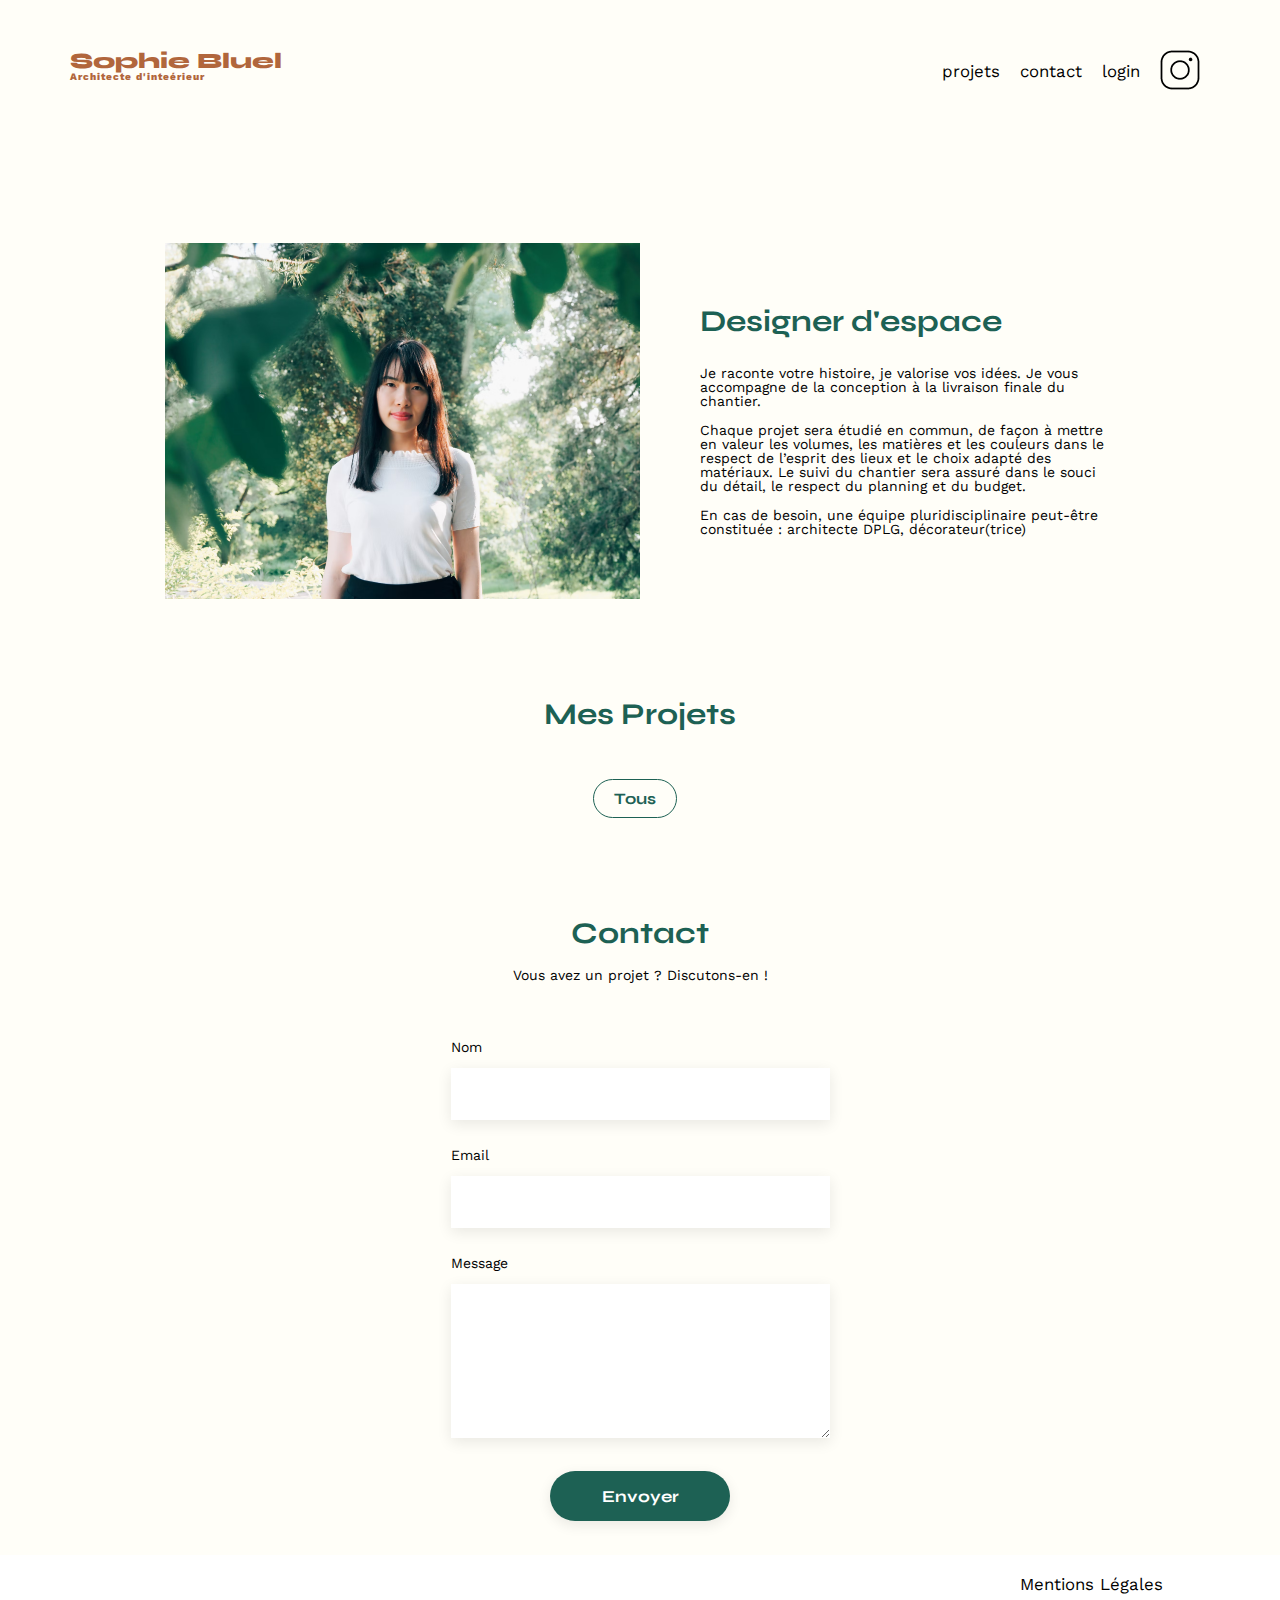
<file: FrontEnd/index.html>
<!DOCTYPE html>
<html lang="fr">
	<head>
		<meta charset="UTF-8">
		<title>Sophie Bluel - Architecte d'intérieur</title>
		<meta name="viewport" content="width=device-width, initial-scale=1.0">
		<link rel="preconnect" href="https://fonts.googleapis.com">
		<link rel="preconnect" href="https://fonts.gstatic.com" crossorigin>
		<link rel="preconnect" href="https://fonts.googleapis.com">
		<link rel="preconnect" href="https://fonts.gstatic.com" crossorigin>
		<link href="https://fonts.googleapis.com/css2?family=Syne:wght@700;800&family=Work+Sans:wght@300;400;500;600&display=swap" rel="stylesheet">		<meta name="description" content="">
		<link rel="stylesheet" href="./assets/style.css">
		<link rel="stylesheet" href="https://cdnjs.cloudflare.com/ajax/libs/font-awesome/6.2.1/css/all.min.css" integrity="sha512-MV7K8+y+gLIBoVD59lQIYicR65iaqukzvf/nwasF0nqhPay5w/9lJmVM2hMDcnK1OnMGCdVK+iQrJ7lzPJQd1w==" crossorigin="anonymous" referrerpolicy="no-referrer">		
	</head>
	<body>
		<div class="modale">
			<p class="indicateur-mode"> <i class="fa-regular fa-pen-to-square"></i> Mode édition</p>
			<p class="publier">publier les changements</p>
		</div>
		<div class="darker-background"></div>
		<div class="modale_fenetre">
			<div class="modale_galerie">
					<div class="modale_galerie_fermeture">
						<i class="fa-solid fa-xmark"></i>
					</div>
					<p>Galerie photo</p>
					<div class="modale_galerie_images"></div>
					<div class="separation"></div>
					<div class="ajout-photo">Ajouter une photo</div>
					<p id="modale_galerie_supprimer">Supprimer la galerie</p>
			</div>
			<div class="modale_image">
				<div class="modale_image_navigation">
					<i class="fa-solid fa-arrow-left"></i>
					<i id="fa-xmark" class="fa-solid fa-xmark"></i>
				</div>
				<p>Ajout photo</p>
					<form id="formulaire-ajout-image" enctype="multipart/form-data" method="post" name="formulaire-ajout-image">
						<div id="ajout-image">
							<div class="import-image">
								<i class="fa-sharp fa-regular fa-image"></i>
								<label for="image">+ Ajout photo</label>
								<input class="required" type="file" id="image" name="image" accept="image/png, image/jpeg" size="32000000" hidden required>
								<p>jpg, png : 4mo max</p>
							</div>
							<div class="apercu"></div>	
						</div>
						<label for="titre" >Titre</label>
						<input class="required" type="text" id="titre" name="titre" required >
						<label for="categorie">Catégorie</label>
						<select class="required" id="categorie" name="categorie" required>
							<option value="" disabled selected hidden></option>
							<option value="Objets">Objets</option>
							<option value="Appartements">Appartements</option>
							<option value="Hotels & restaurants">Hotels & restaurants</option>
						</select>
						<div class="separation"></div>
						<input class="autorise" id="photo-ajout" type="submit" value="Valider">
					</form>	 
					
			</div>
		</div>
		<header>
			<h1>Sophie Bluel <span>Architecte d'inteérieur</span></h1>
			<nav id="nav">
				<ul>
					<li>
						<a href="#portfolio" class="nav_link">projets</a>
					</li>
					<li>
						<a href="#contact" class="nav_link">contact</a>
					</li>
					<li>
						<a href="./login.html" class="nav_link">login</a>
					</li>
					<li>
						<img src="./assets/icons/instagram.png" alt="Instagram">
					</li>
				</ul>
			</nav>
		</header>

		<main>
			<section id="introduction">
				<figure class="introduction_figure">
					<img src="./assets/images/sophie-bluel.png" alt="">
				</figure>
				<article>
					<h2>Designer d'espace</h2>
					<p>Je raconte votre histoire, je valorise vos idées. Je vous accompagne de la conception à la livraison finale du chantier.</p>
					<p>Chaque projet sera étudié en commun, de façon à mettre en valeur les volumes, les matières et les couleurs dans le respect de l’esprit des lieux et le choix adapté des matériaux. Le suivi du chantier sera assuré dans le souci du détail, le respect du planning et du budget.</p>
					<p>En cas de besoin, une équipe pluridisciplinaire peut-être constituée : architecte DPLG, décorateur(trice)</p>
				</article>
			</section>
			<section id="portfolio">
				<div class="projets">
					<h2>Mes Projets </h2>
				</div>
				<div class="categories">
					<p id="tous">Tous</p>
					<div class="filtres"></div>
				</div>
				<div id="gallery" class="gallery"></div>
			</section>
			<section id="contact">
				<h2>Contact</h2>
				<p>Vous avez un projet ? Discutons-en !</p>
				<form action="#" method="post">
					<label for="name">Nom</label>
					<input type="text" name="name" id="name">
					<label for="email">Email</label>
					<input type="email" name="email" id="email">
					<label for="message">Message</label>
					<textarea name="message" id="message" cols="30" rows="10"></textarea>
					<input type="submit" value="Envoyer">
				</form>
			</section>
		</main>
		<footer>
			<nav>
				<ul>
					<li>Mentions Légales</li>
				</ul>
			</nav>
		</footer>
		<script type="module" src="callApi.js"></script>
		<script type="module" src="script.js"></script>
	</body>
</html>
</file>
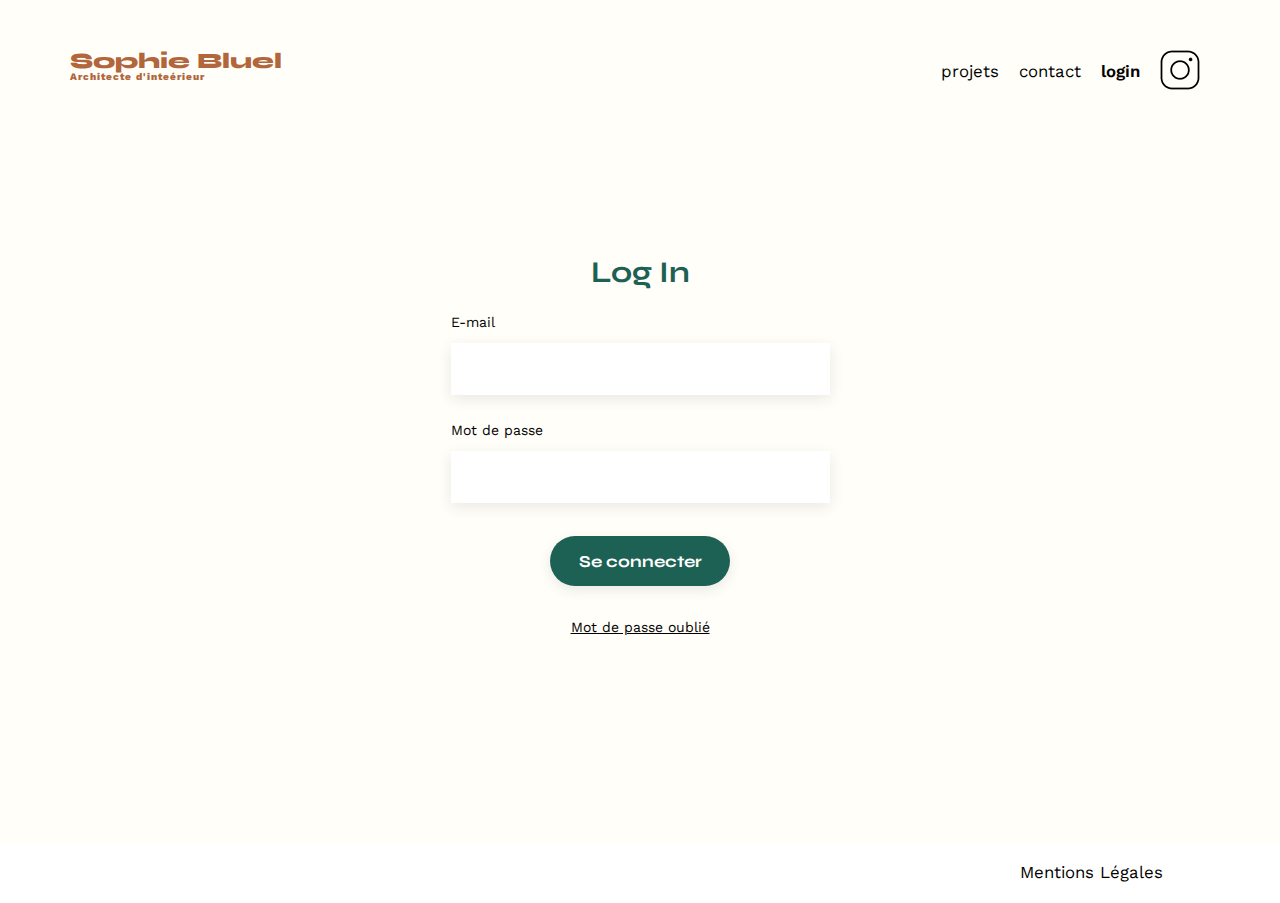
<file: FrontEnd/login.html>
<!DOCTYPE html>
<html lang="fr">
	<head>
		<meta charset="UTF-8">
		<title>Sophie Bluel - Architecte d'intérieur - login</title>
		<meta name="viewport" content="width=device-width, initial-scale=1.0">
		<link rel="preconnect" href="https://fonts.googleapis.com">
		<link rel="preconnect" href="https://fonts.gstatic.com" crossorigin>
		<link rel="preconnect" href="https://fonts.googleapis.com">
		<link rel="preconnect" href="https://fonts.gstatic.com" crossorigin>
		<link href="https://fonts.googleapis.com/css2?family=Syne:wght@700;800&family=Work+Sans:wght@300;400;500;600&display=swap" rel="stylesheet">		<meta name="description" content="">
		<link rel="stylesheet" href="./assets/style.css">
	</head>
	<body>
		<header>
			<a href="index.html"><h1>Sophie Bluel <span>Architecte d'inteérieur</span></h1></a>
			<nav>
				<ul>
					<li>
						<a href="index.html#portfolio" class="nav_link">projets</a>
					</li>
					<li>
						<a href="index.html#contact" class="nav_link">contact</a>
					</li>
					<li id="onPage">login</li>
					<li><img src="assets/icons/instagram.png" alt="Instagram">
					</li>
				</ul>
			</nav>
		</header>
		<main>
			<section id="login">
				<h2>Log In</h2>
				<form id="login-form" action="#" method="post">
					<label for="email">E-mail</label>
					<input type="email" name="email" id="email">
					<label for="password">Mot de passe</label>
					<input type="password" name="password" id="password">
					<input id="login-form-submit" type="submit" value="Se connecter">
				</form>
				<div class="forgetedPassword">
					<a href="#"> 
						<p>Mot de passe oublié</p>
					</a>
				</div>
				<div class="error-message"></div>
			</section>
		</main>
		<footer>
			<nav>
				<ul>
					<li>Mentions Légales</li>
				</ul>
			</nav>
		</footer>
		<script src="login-page.js"></script>
	</body>
</file>
<file: FrontEnd/assets/style.css>
/* http://meyerweb.com/eric/tools/css/reset/
   v2.0 | 20110126
   License: none (public domain)
*/

html, body, div, span, applet, object, iframe,
h1, h2, h3, h4, h5, h6, p, blockquote, pre,
a, abbr, acronym, address, big, cite, code,
del, dfn, em, img, ins, kbd, q, s, samp,
small, strike, strong, sub, sup, tt, var,
b, u, i, center,
dl, dt, dd, ol, ul, li,
fieldset, form, label, legend,
table, caption, tbody, tfoot, thead, tr, th, td,
article, aside, canvas, details, embed,
figure, figcaption, footer, header, hgroup,
menu, nav, output, ruby, section, summary,
time, mark, audio, video {
	margin: 0;
	padding: 0;
	border: 0;
	font-size: 100%;
	font: inherit;
	vertical-align: baseline;
}
/* HTML5 display-role reset for older browsers */
article, aside, details, figcaption, figure,
footer, header, hgroup, menu, nav, section {
	display: block;
}
body {
	line-height: 1;
}
ol, ul {
	list-style: none;
}
blockquote, q {
	quotes: none;
}
blockquote:before, blockquote:after,
q:before, q:after {
	content: '';
	content: none;
}
table {
	border-collapse: collapse;
	border-spacing: 0;
}
/** end reset css**/
body {
	max-width: 1140px;
	margin: auto;
	font-family: 'Work Sans' ;
	font-size: 14px;
	z-index: 0;
	background-color: #FFFEF8;
}


main {
	min-height: 700px;	
}

header {
	display: flex;
	justify-content: space-between;
	padding: 50px 0;
	width: 100%;
}


header a {
	text-decoration: none;
}

header li a:visited {
	color: #000;
	
}

section {
	margin: 50px 0;
}

h1{
	display: flex;
	flex-direction: column;
	font-family: 'Syne';
	font-size: 22px;
	font-weight: 800;
	color: #B1663C
}

h1 > span {
	font-family: 'Work Sans';
	font-size:10px;
	letter-spacing: 0.1em;
}

h2{
	font-family: 'Syne';
	font-weight: 700;
	font-size: 30px;
	color: #1D6154;
	text-align: center;
}

nav ul {
	display: flex;
	align-items: center;
	list-style-type: none;

}
nav li {
	font-family: 'Work Sans';
	padding: 0 10px;
	font-size: 1.2em;
	font-weight: 400;
}

#onPage {
	font-weight: 600;
}

.nav_link {
	color: #000;
	cursor: pointer;
}

.nav_link:hover {
	color: #B1663C;
}

/* fin header */

#introduction {
	display: flex;
	align-items: center;
	max-width: 950px;
	margin: auto;
	margin-top: 100px;
}
#introduction figure {
	flex: 1
}

#introduction img {
	display: block;
	margin: auto;
	width: 100%;
}

#introduction article {
	flex: 1
}
#introduction h2 {
	margin-bottom: 1em;
	text-align: start;
	margin-left: 60px;
}

#introduction p {
	margin-bottom: 0.5em;
	font-weight: 400;
	font-size: 14px;
	margin: 15px 0 0 60px ;
}

.projets {
	position: relative;
}

.projets p {
	margin-bottom: 25px;
	font-weight: 400;
	font-size: 14px;
	position: absolute;
	top: 15%;
	left : 62%;
}

#portfolio {
	margin-top: 100px;
}

#portfolio h2 {
	text-align: center;
	padding: 0 0 50px 0;
}
.gallery {
	width: 100%;
	max-width: 950px;
	display: grid;
	grid-template-columns: 1fr 1fr 1fr;
	grid-column-gap: 20px;
	grid-row-gap: 10px;
	margin: auto;
	margin-top: 50px;
}

.gallery img {
	width: 100%;
}

.gallery figcaption {
	padding: 5px 0;
}

/* mise em page des catégories pour la section projets */

.categories {
	display: flex;
	justify-content: center;
	gap: 10px;
	margin: 0;
}

.categories div {
	display: flex;
	gap: 10px;
}

.categories p {
	display: block;
	border: 1px solid #1D6154;
	color: #1D6154;
	border-radius: 60px;
	padding: 9px 20px;
	font-family: 'Syne';
	font-style: normal;
	font-weight: 700;
	font-size: 16px;
	line-height: 19px;
	text-align: center;
	cursor: pointer;
}

.categories p:hover {
	background-color: #1D6154;
	color: #fff;
}

/* fin section catégorie*/

#login {
	padding-top: 10%;
}

#contact, #login {
	width: 50%;
	margin: auto;	
	width: 379px;
}
#contact > *, #login > * {
	text-align: center;

}
#contact h2 {
	margin-bottom: 20px;
}
#contact form, #login form {
	text-align: left;
	margin-top:30px;
	display: flex;
	flex-direction: column;
}
#login form {
	margin-top: 0;
}

#contact input, #login input {
	height: 50px;
	font-size: 1.2em;
	border: none;
	box-shadow: 0px 4px 14px rgba(0, 0, 0, 0.09);
}
#contact label, #login label {
	margin: 2em 0 1em 0;
}
#contact textarea {
	border: none;
	box-shadow: 0px 4px 14px rgba(0, 0, 0, 0.09);
}

input[type="submit"]{
	font-family: 'Syne';
	font-weight: 700;
	color: white;
	background-color: #1D6154;
	margin : 2em auto ;
	width: 180px;
	text-align: center;
	border-radius: 60px ;
	cursor: pointer;
}

.forgetedPassword a {
	color:#000;
}

.error-message {
	display: flex;
	justify-content: center;
	align-items: center;
	margin: auto;
	margin-top: 50px;
}

.error-message p {
	width: 100%;
	background-color: #fff;
	border: solid 1px #B1663C;
	padding: 10px;
	line-height: 20px;
	color: red;
	font-weight: 600;
}

/* fin section contact et login*/

footer {
	background-color: #fff;
	position: absolute;
	left: 0;
	right: 0;
}

footer nav ul {
	display: flex;
	justify-content: flex-end;
	height: 60px;
}

footer nav li {
	margin: 0 107px;
}

/* partie de la modale */

#introduction .modifier {
 margin: 15px 0;
}

.modifier {
	cursor: pointer;
}

.modale {
	display: none;
	justify-content: center;
	align-items: center;
	height: 60px;
	background-color: #000;
	gap: 20px;
	position: absolute;
	right: 0;
	left: 0;
	top:0;
	z-index: 2;
}

.modale .indicateur-mode {
	color: #fff;
	font-weight: 400;
	font-size: 16px;
}

.modale .publier {
	display: block;
	background: #FFFFFF;
	border-radius: 60px;
	width: 216px;
	height: 38px;
	text-align: center;
	line-height: 40px;
	font-weight: 500;
	font-size: 14px;
	cursor: pointer;
}

.shift {
	position: relative;
	top : 50px;
}

/* fenetres de la modale et background associé*/


.darker-background {
	display: none;
	position: fixed;
	top: 0;
	left: 0;
	right: 0;
	bottom: 0;
	background: rgba(0, 0, 0, 0.3);
	z-index: 1;
}

.modale_fenetre {
	display: flex;
	position: relative;
	top: 150px;
	width: 630px;	
	margin: auto;
	z-index: 3;
}

.modale_galerie, .modale_image {
	position: absolute;
	background: #FFFFFF;
	border-radius: 10px;
	margin:0;
	z-index: 2;
	top: 470px;
	width: 100%;
	flex-direction: column;
	align-items: center;
}

.modale_galerie_fermeture, .modale_image_navigation  {
	display: flex;
	justify-content: flex-end;
	align-items: center;
	font-size: 22px;
	width: 100%;
	height: 50px;
}

.modale_galerie p {
	margin: 20px 0 45px 0;
	font-weight: 400;
	font-size: 26px;
}

.separation {
	width: 420px;
	height: 0px;
	border: 1px solid #B3B3B3;
	margin: 47px 9px 35px 9px ;
}

/* code spécifique à la fenêtre modale galerie*/

.modale_galerie {
	display: none;
	height: 730px;
}
.modale_galerie_fermeture i {
	height: 40px;
	width: 60px;
	padding-top: 60px;
	cursor: pointer;
}

.modale_galerie_images {
	display: flex;
	flex-wrap: wrap;
	gap: 6px;
	width: 415px;
	height: fit-content;
}

.miniature {
	width: 78px;
	position: relative;
	margin: 5px 0 5px 0;
}

.miniature p {
	font-weight: 400;
	font-size: 12px;	
	margin: 0;
}

.miniature i {
	display: block;
	background-color: #000;
	color: #fff;
	height: 17px;
	width: 17px;
	font-size: 10px;
	position: absolute;
	right: 7px;
	top: 7px;
	text-align: center;
	line-height: 17px;
	border-radius: 2px;
	cursor: pointer;
}

.miniature img{
	width: 100%;
}

#resize-icon {
	display: none;
	right: 27px;
}

.miniature:hover > #resize-icon {
	display: block;
}

#modale_galerie_supprimer {
	color: #D65353;
	font-family: 'Syne';
	font-style: normal;
	font-weight: 400;
	font-size: 14px;
	margin-top: 23px;
	cursor: pointer;
}

.ajout-photo {
	font-family: 'Syne';
	font-weight: 700;
	font-size: 14px;
	color: white;
	background-color: #1D6154;
	width: 273px;
	height: 36px;
	text-align: center;
	line-height: 36px;
	border-radius: 60px;
	cursor: pointer;
}
/* code spécifique à la fevetre modale ajout image*/

.modale_image {
	display: none;
	flex-direction: column;
	height: 670px;
}
.modale_image_navigation {
	justify-content: space-between;
}

.modale_image_navigation i {
	height: 40px;
	width: 60px;
	text-align: center;
	line-height: 60px;
	cursor: pointer;
}

.modale_image p {
	margin: 20px 0 20px 0;
	font-weight: 400;
	font-size: 26px;
}

#ajout-image {
	background-color: #E8F1F6;
	border-radius: 3px;
	width: 420px;
	height: 169px;
	margin: 10px;
}

#ajout-image p {
	font-weight: 400;
	font-size: 10px;
	margin: 0;
}

#ajout-image i {
	color: #B9C5CC;
	width: 58px;
	height: 46px;
	font-size: 58px;
}

#ajout-image label {
	width: 173px;
	height: 36px;
	background: #CBD6DC;
	color: #306685;
	border-radius: 50px;
	text-align: center;
	line-height:36px;
	margin: 20px 0 7px 0;
}

.import-image {
	display: flex;
	flex-direction: column;
	align-items: center;
	justify-content: center;	
	height: 100%;
}

.apercu {
	display: none;
	background-color: #CBD6DC;
	height: 100%;
	margin: auto;
	width: 130px;
	overflow: hidden;
}

.apercu img {
	width: 100%;
}

.modale_image form, #login form {
	text-align: left;
	display: flex;
	flex-direction: column;
}

.modale_image input, select {
	height: 50px;
	width: 420px;
	font-size: 1.2em;
	border: none;
	box-shadow: 0px 4px 14px rgba(0, 0, 0, 0.09);
	margin: auto;
} 

.modale_image input:invalid {
	border: solid #D65353 2px;
}

.modale_image form label {
	color: #3D3D3D;
	margin: 20px 0 10px 8px;

}
.modale_image input[type="submit"] {
	font-family: 'Syne';
	font-weight: 700;
	font-size: 14px;
	color: white;
	background-color: #1D6154;
	width: 237px;
	height: 36px;
	text-align: center;
	border-radius: 60px;
	border: none;
	margin: 0 101.5px;
	cursor: pointer;
}

.modale_image input[type="submit"]:disabled {
	background-color: #A7A7A7;
}
</file>
